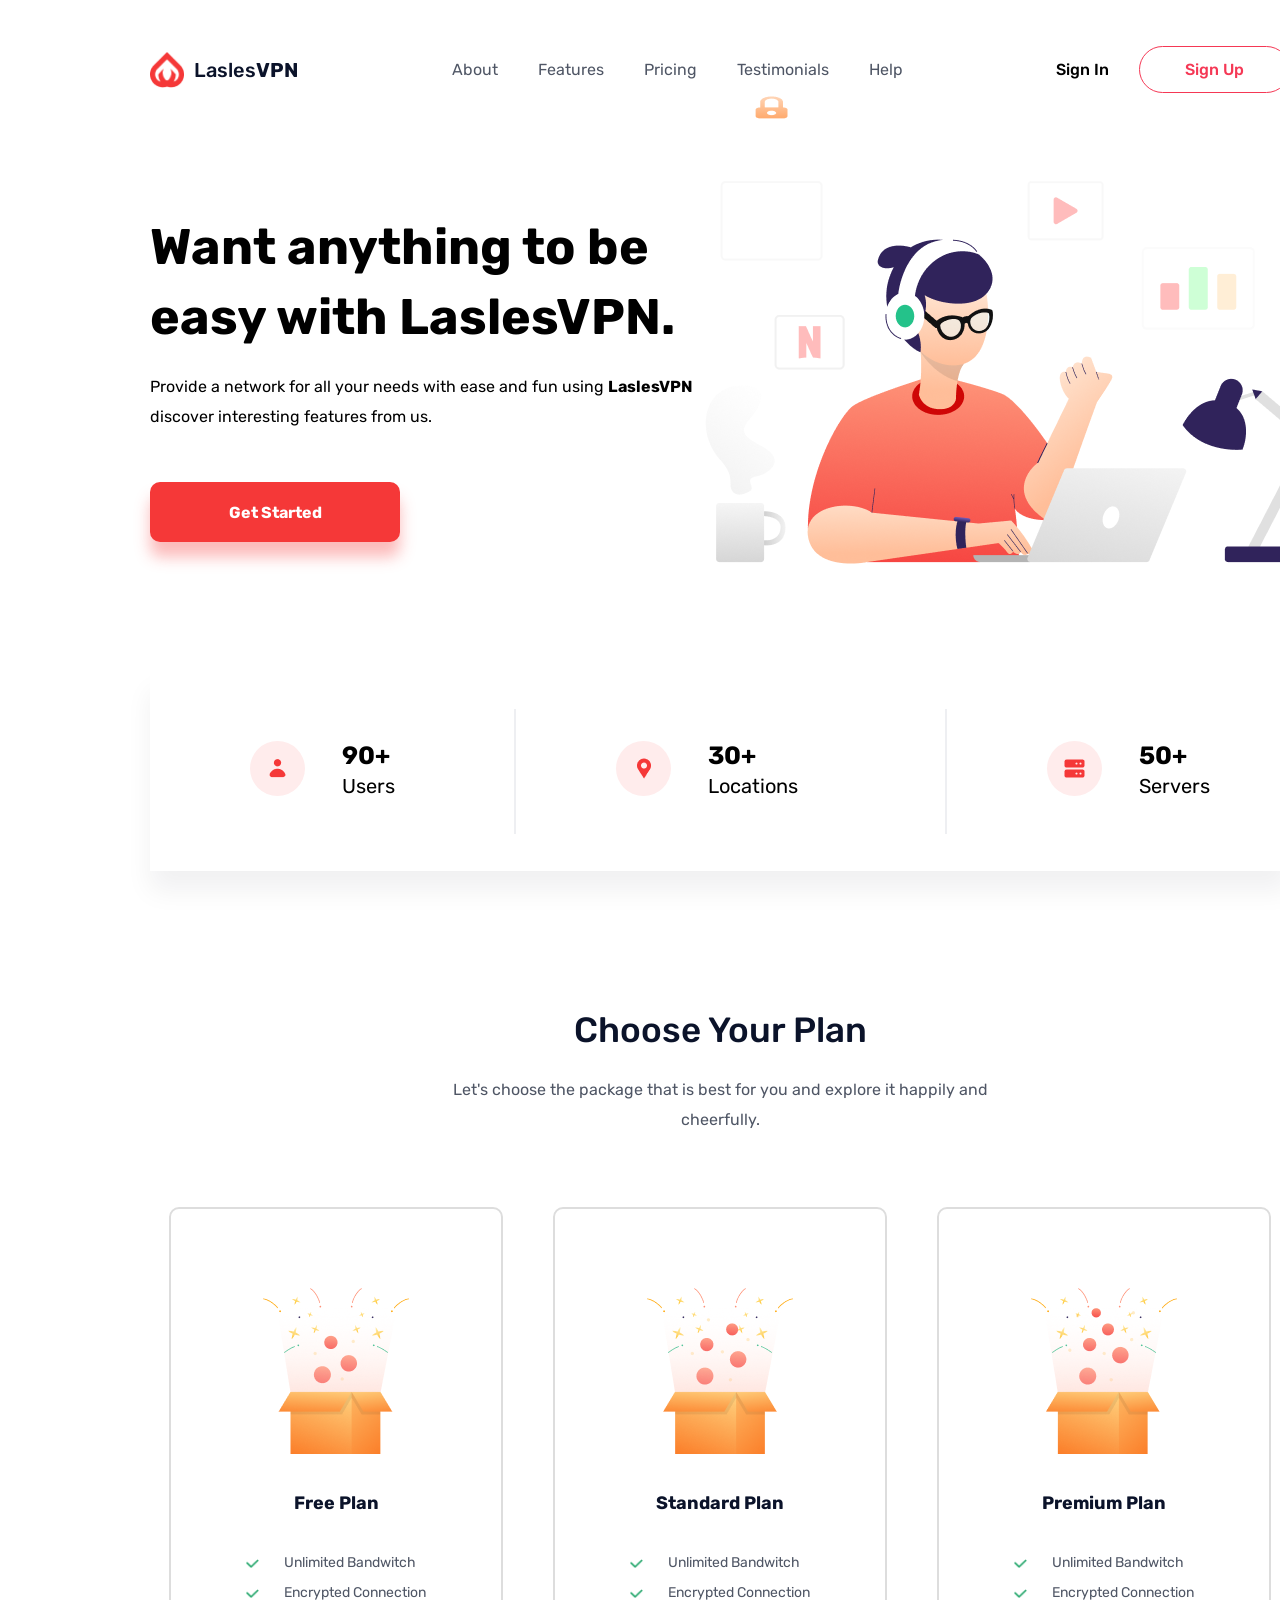
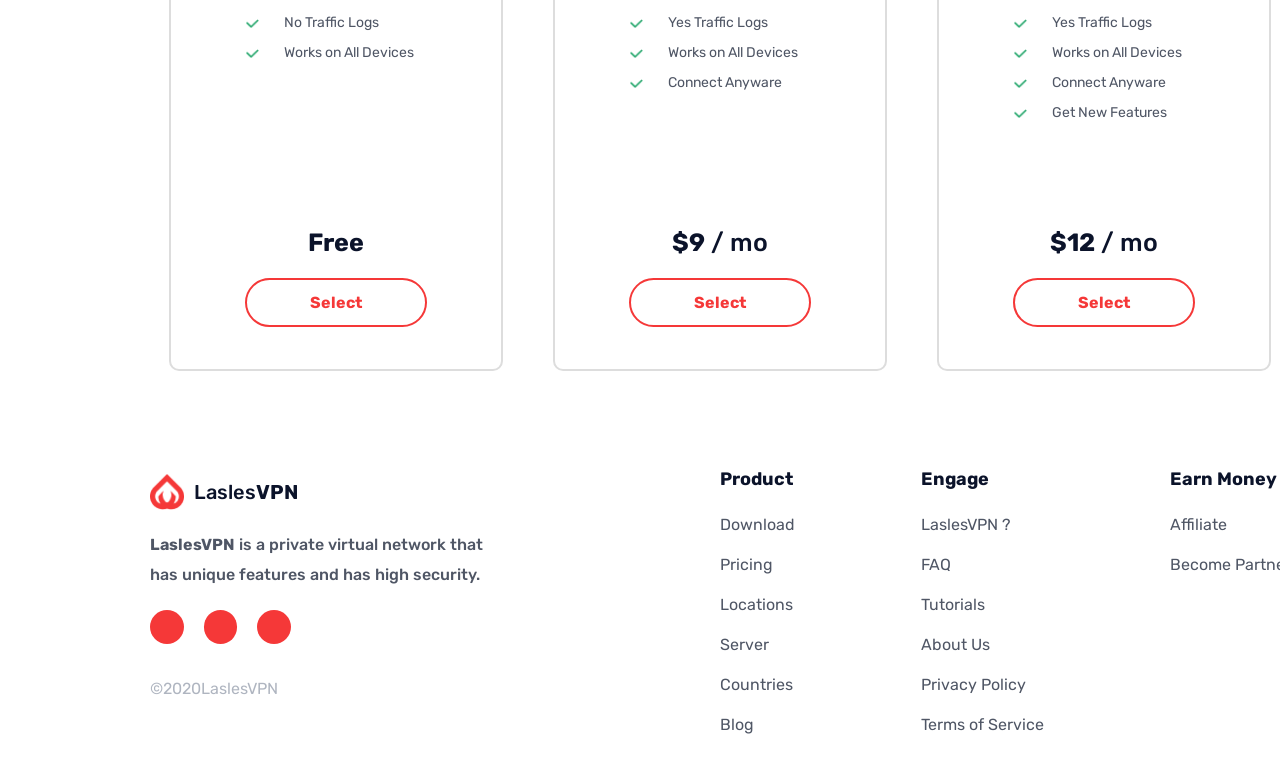
<file: lw3-main/lw3.1/index.html>
<!DOCTYPE html>
<html lang="en">

<head>
  <meta charset="UTF-8">
  <meta name="viewport" content="width=device-width, initial-scale=1.0">
  <title>Document</title>
  <link rel="stylesheet" href="style/style.css">
</head>

<body>
  <header class="header">
    <div class="header-logo">
      <img src="images/logo.png" alt="" class="logo__img">
      <div class="logo__text">Lasles<b>VPN</b></div>
    </div>
    <div class="header-menu">
      
      <a class="header-menu__item" href="#">About</a>
      <a class="header-menu__item" href="#">Features</a>
      <a class="header-menu__item" href="#">Pricing</a>
      <a class="header-menu__item" href="#">Testimonials</a>
      <a class="header-menu__item" href="#">Help</a>
    </div>
    <div class="header-account-menu">
      <div class="header-account-menu__item">Sign In</div>
      <div class="header-account-menu__item header-account-menu__item--color_red">Sign Up</div>
    </div>
  </header>
  <div class="hero">
    <div class="hero-left">
      <div class="hero-left__header">Want anything to be easy with <b>LaslesVPN.</b></div>
      <div class="hero-left__slogan">Provide a network for all your needs with ease and fun using <b>LaslesVPN</b> discover interesting features from us.</div>
      <div class="hero-left__btn">Get Started</div>
    </div>
    <div class="hero-right">
      <img src="images/main-title.png" alt="" class="hero-right__img"></img>
    </div>
  </div>
  <div class="company-info">
    <div class="company-info-item">
      <div class="company-info-item__img">
        <img src="images/ico1.png" alt=""></img>
      </div>
      <div class="company-info-item-text">
        <div class="company-info-item-text__header">90+</div>
        <div class="company-info-item-text__name">Users</div>
      </div>
    </div>
    <div class="company-info-item">
      <div class="company-info-item__img">
        <img src="images/ico2.png" alt=""></img>
      </div>
      <div class="company-info-item-text">
        <div class="company-info-item-text__header">30+</div>
        <div class="company-info-item-text__name">Locations</div>
      </div>
    </div>
    <div class="company-info-item">
      <div class="company-info-item__img">
        <img src="images/ico3.png" alt=""></img>
      </div>
      <div class="company-info-item-text">
        <div class="company-info-item-text__header">50+</div>
        <div class="company-info-item-text__name">Servers</div>
      </div>
    </div>
  </div>
  <div class="text-block">
    <div class="text-block__head">Choose Your Plan</div>
    <div class="text-block__slogan">Let's choose the package that is best for you and explore it happily and cheerfully.</div>
  </div>
  <div class="plan-menu">
    <div class="plan-menu-item">
      <div class="plan-menu-item-logo">
        <img src="images/plan-item1.png" alt="" class="plan-menu-item-logo__img">
        <div class="plan-menu-item-logo__text"><b>Free Plan</b></div>
      </div>
      <ul class="plan-menu-item-list">
        <li class="list-item">
          <img src="images/ico4.png" alt="" class="list-item__img">
          <div class="list-item__text">Unlimited Bandwitch</div>
        </li>
        <li class="list-item">
          <img src="images/ico4.png" alt="" class="list-item__img">
          <div class="list-item__text">Encrypted Connection</div>
        </li>
        <li class="list-item">
          <img src="images/ico4.png" alt="" class="list-item__img">
          <div class="list-item__text">No Traffic Logs</div>
        </li>
        <li class="list-item">
          <img src="images/ico4.png" alt="" class="list-item__img">
          <div class="list-item__text">Works on All Devices</div>
        </li>
      </ul>
      <div class="plan-menu-item__price"><b>Free</b></div>
      <div class="plan-menu-item__btn">Select</div>
    </div>
    <div class="plan-menu-item">
      <div class="plan-menu-item-logo">
        <img src="images/plan-item2.png" alt="" class="plan-menu-item-logo__img">
        <div class="plan-menu-item-logo__text"><b>Standard Plan</b></div>
      </div>
      <ul class="plan-menu-item-list">
        <li class="list-item">
          <img src="images/ico4.png" alt="" class="list-item__img">
          <div class="list-item__text">Unlimited Bandwitch</div>
        </li>
        <li class="list-item">
          <img src="images/ico4.png" alt="" class="list-item__img">
          <div class="list-item__text">Encrypted Connection</div>
        </li>
        <li class="list-item">
          <img src="images/ico4.png" alt="" class="list-item__img">
          <div class="list-item__text">Yes Traffic Logs</div>
        </li>
        <li class="list-item">
          <img src="images/ico4.png" alt="" class="list-item__img">
          <div class="list-item__text">Works on All Devices</div>
        </li>
        <li class="list-item">
          <img src="images/ico4.png" alt="" class="list-item__img">
          <div class="list-item__text">Connect Anyware</div>
        </li>
      </ul>
      <div class="plan-menu-item__price"><b>$9</b> / mo</div>
      <div class="plan-menu-item__btn">Select</div>
    </div>
    <div class="plan-menu-item">
      <div class="plan-menu-item-logo">
        <img src="images/plan-item3.png" alt="" class="plan-menu-item-logo__img">
        <div class="plan-menu-item-logo__text"><b>Premium Plan</b></div>
      </div>
      <ul class="plan-menu-item-list">
        <li class="list-item">
          <img src="images/ico4.png" alt="" class="list-item__img">
          <div class="list-item__text">Unlimited Bandwitch</div>
        </li>
        <li class="list-item">
          <img src="images/ico4.png" alt="" class="list-item__img">
          <div class="list-item__text">Encrypted Connection</div>
        </li>
        <li class="list-item">
          <img src="images/ico4.png" alt="" class="list-item__img">
          <div class="list-item__text">Yes Traffic Logs</div>
        </li>
        <li class="list-item">
          <img src="images/ico4.png" alt="" class="list-item__img">
          <div class="list-item__text">Works on All Devices</div>
        </li>
        <li class="list-item">
          <img src="images/ico4.png" alt="" class="list-item__img">
          <div class="list-item__text">Connect Anyware</div>
        </li>
        <li class="list-item">
          <img src="images/ico4.png" alt="" class="list-item__img">
          <div class="list-item__text">Get New Features</div>
        </li>
      </ul>
      <div class="plan-menu-item__price"><b>$12</b> / mo</div>
      <div class="plan-menu-item__btn">Select</div>
    </div>
  </div>
  <footer class="footer">
    <div class="footer-company-info">
      <div class="footer-company-info__logo">
        <img src="images/logo.png" alt="" class="logo__img">
        <div class="logo__text">Lasles<b>VPN</b></div>
      </div>
      <div class="footer-company-info__description"><b>LaslesVPN</b> is a private virtual network that has unique features and has high security.</div>
      <div class="footer-company-info-dots">
        <div class="dot"></div>
        <div class="dot"></div>
        <div class="dot"></div>
      </div>
      <div class="footer-company-info__copyright">©2020LaslesVPN</div>
    </div>
    <div class="footer-product">
      <div class="footer-product__header"><b>Product</b></div>
      <ul class="footer-product-list">
        <li class="footer-product-list__item"><a href="#">Download</a></li>
        <li class="footer-product-list__item"><a href="#">Pricing</a></li>
        <li class="footer-product-list__item"><a href="#">Locations</a></li>
        <li class="footer-product-list__item"><a href="#">Server</a></li>
        <li class="footer-product-list__item"><a href="#">Countries</a></li>
        <li class="footer-product-list__item"><a href="#">Blog</a></li>
        
      </ul>
    </div>
    <div class="footer-engage">
      <div class="footer-engage__header"><b>Engage</b></div>
      <ul class="footer-engage-list">
        <li class="footer-engage-list__item"><a href="#">LaslesVPN</a> ?</li>
        <li class="footer-engage-list__item"><a href="#">FAQ</a></li>
        <li class="footer-engage-list__item"><a href="#">Tutorials</a></li>
        <li class="footer-engage-list__item"><a href="#">About Us</a></li>
        <li class="footer-engage-list__item"><a href="#">Privacy Policy</a></li>
        <li class="footer-engage-list__item"><a href="#">Terms of Service</a></li>
      </ul>
    </div>
    <div class="footer-earn-money">
      <div class="footer-earn-money__header"><b>Earn Money</b></div>
      <ul class="footer-earn-money-list">
        <li class="footer-earn-money-list__item"><a href="#">Affiliate</a></li>
        <li class="footer-earn-money-list__item"><a href="#">Become Partner</a></li>
      </ul>
    </div>
  </footer>
</body>

</html>
</file>
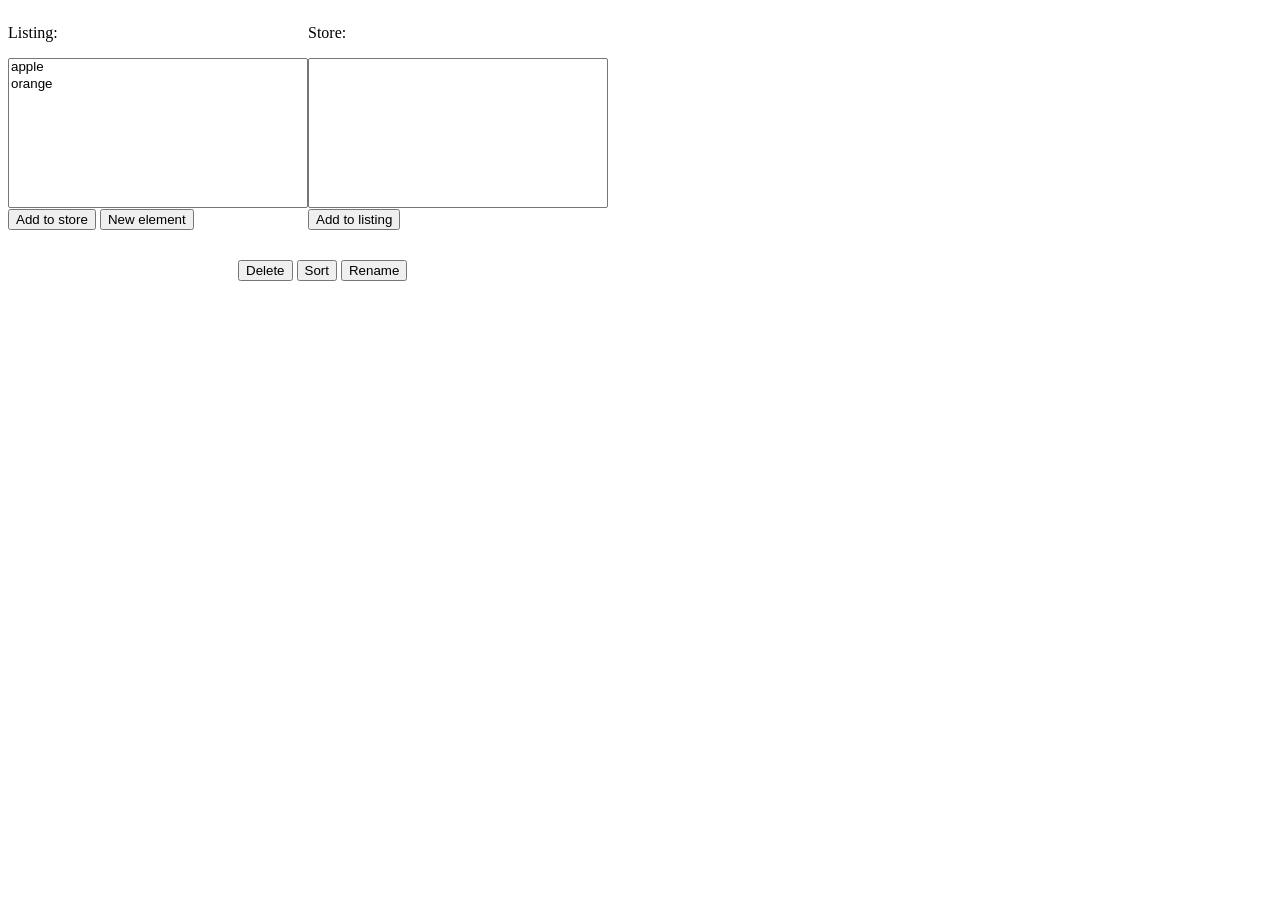
<file: lw3-main/lw3.2/index.html>
<!DOCTYPE html>
<html lang="en">

<head>
  <meta charset="UTF-8">
  <meta name="viewport" content="width=device-width, initial-scale=1.0">
  <title>Document</title>
  <link rel="stylesheet" href="style/style.css">
</head>

<body>
  <div class="app">
    <div class="listing-block">
      <p>Listing:</p>
      <select size="10" class="listing-select">
        <option>apple</option>
        <option>orange</option>
      </select>
      <br>
      <button id="add-store-button">
        Add to store
      </button>
      <button id="new-element-button">
        New element
      </button>
    </div>
    <div class="store-block">
      <p>Store:</p>
      <select size="10" class="store-select">
      </select>
      <br>
      <button id="add-listing-button">
        Add to listing
      </button>
    </div>
  </div>
  <button id="delete-button">
    Delete
  </button>
  <button id="sort-button">
    Sort
  </button>
  <button id="rename-button">
    Rename
  </button>
  <script src="script/script.js"></script>
</body>

</html>
</file>
<file: lw3-main/lw3.1/style/style.css>
@font-face {
  font-family: "Rubik";
  src: url("../fonts/Rubik-VariableFont_wght.ttf");
}

body {
  width: 1440px;
  margin-left: auto;
  margin-right: auto;
}

.header {
  width: 1140px;
  margin: 45.62px auto 0 auto;
  display: flex;
  flex-direction: row;
  justify-content: space-between;
}

.header-logo {
  margin-top: 6.12px;
  height: 36.23px;
  display: flex;
  flex-direction: row;
}

.logo__text {
  font-family: Rubik;
  font-style: normal;
  font-weight: 500;
  font-size: 20px;
  line-height: 24px;
  margin-top: 6.12px;
  margin-left: 10px;
  color: #0b132a;
}

.header-menu {
  display: flex;
  flex-direction: row;
}

.header-account-menu {
  display: flex;
  flex-direction: row;
}

.header-menu__item {
  font-family: Rubik;
  font-style: normal;
  font-weight: normal;
  font-size: 16px;
  line-height: 19px;
  margin-right: 40px;
  margin-top: 14px;
  text-decoration: none;
}
a:-webkit-any-link {
  color: -webkit-link;
  cursor: pointer;
  color: #4f5665;
}
.header-menu__item:hover {
  cursor: pointer;
}

.header-menu__item:last-child {
  margin-right: 0;
}

.header-account-menu__item {
  font-family: Rubik;
  font-style: normal;
  font-weight: 500;
  font-size: 16px;
  line-height: 19px;
  margin-top: 14px;
}

.header-account-menu__item:hover {
  cursor: pointer;
}

.header-account-menu__item:last-child:hover {
  background: #f53855;
  color: #fff;
  transition-duration: 0.5s;
}

.header-account-menu__item:last-child {
  margin-left: 30px;
  margin-top: 0px;
  padding: 13px 45px;
  border: 1px solid #f53855;
  border-radius: 50px;
  transition-duration: 0.5s;
}

.header-account-menu__item--color_red {
  color: #f53855;
}

.hero {
  display: flex;
  flex-direction: row;
  margin-left: 150px;
  margin-top: 3.84px;
}

.hero-left {
  width: 555px;
  margin-top: 116px;
}

.hero-left__header {
  font-family: Rubik;
  font-style: normal;
  font-weight: 700;
  font-size: 50px;
  line-height: 70px;
}

.hero-left__slogan {
  font-family: Rubik;
  font-style: normal;
  font-weight: normal;
  font-size: 16px;
  line-height: 30px;
  margin-top: 20px;
}

.hero-left__btn {
  width: 250px;
  height: 60px;
  margin-top: 50px;
  background: #f53838;
  border-radius: 10px;
  font-family: Rubik;
  font-style: normal;
  font-weight: bold;
  font-size: 16px;
  line-height: 25px;
  color: #ffffff;
  display: flex;
  flex-flow: wrap;
  align-content: center;
  justify-content: center;
  box-shadow: 0 15px 15px rgba(245, 56, 56, 0.35);
  transition-duration: 0.5s;
}

.hero-left__btn:hover {
  cursor: pointer;
  box-shadow: none;
  transition-duration: 0.5s;
}

.company-info {
  margin-top: 103px;
  margin-left: 150px;
  width: 1140px;
  height: 200px;
  display: flex;
  flex-flow: wrap;
  align-content: center;
  flex-direction: row;
  justify-content: space-between;
  box-shadow: 0 20px 25px rgba(13, 16, 37, 0.06);
}

.company-info-item {
  display: flex;
  flex-direction: row;
  flex-flow: wrap;
  align-content: center;
  width: 429px;
  height: 125.57px;
  border-right: 2px solid #eeeff2;
}

.company-info-item:first-child {
  width: 364px;
}

.company-info-item:last-child {
  width: 343px;
  border-right: none;
}

.company-info-item__img {
  height: 55px;
  width: 55px;
  background: #ffecec;
  border-radius: 70px;
  display: flex;
  flex-flow: wrap;
  align-content: center;
  justify-content: center;
  margin-left: 100px;
}

.company-info-item-text {
  margin-left: 36.5px;
}

.company-info-item-text__header {
  font-family: Rubik;
  font-style: normal;
  font-weight: bold;
  font-size: 25px;
  line-height: 30px;
}

.company-info-item-text__name {
  font-family: Rubik;
  font-style: normal;
  font-weight: normal;
  font-size: 20px;
  line-height: 30px;
}

.text-block__head {
  font-family: Rubik;
  font-style: normal;
  font-weight: 500;
  font-size: 35px;
  line-height: 50px;
  text-align: center;
  color: #0b132a;
  margin-top: 133.5px;
}

.text-block__slogan {
  font-family: Rubik;
  font-style: normal;
  font-weight: normal;
  font-size: 16px;
  line-height: 30px;
  text-align: center;
  color: #4f5665;
  width: 555px;
  margin: 0 auto;
  margin-top: 20px;
}

.plan-menu {
  width: 1140px;
  margin-left: 150px;
  margin-top: 72px;
  display: flex;
  flex-direction: row;
  flex-flow: wrap;
  align-content: center;
  justify-content: center;
}

.plan-menu-item {
  width: 330px;
  height: 760px;
  border: 2px solid #dddddd;
  border-radius: 10px;
  margin-right: 50px;
  display: flex;
  flex-direction: column;
  transition-duration: 0.5s;
}

.plan-menu-item:hover {
  border: 2px solid #f53838;
  transition-duration: 0.5s;
}

.plan-menu-item:last-child {
  margin-right: 0;
}

.plan-menu-item-logo {
  margin: 0 auto;
  margin-top: 79.3px;
}

.plan-menu-item-logo__text {
  margin-top: 30px;
  font-family: Rubik;
  font-style: normal;
  font-weight: 500;
  font-size: 18px;
  line-height: 30px;
  text-align: center;
  color: #0b132a;
}

.plan-menu-item-list {
  margin: 0 auto;
  margin-top: 30px;
  padding: 0px;
  height: 230px;
}

.list-item {
  display: flex;
  flex-direction: row;
}

.list-item__img {
  margin: auto 0;
  margin-right: 25.61px;
  height: 9.07px;
  width: 13.33px;
}

.list-item__text {
  font-family: Rubik;
  font-style: normal;
  font-weight: normal;
  font-size: 14px;
  line-height: 30px;
  color: #4f5665;
}

.plan-menu-item__price {
  margin: 0 auto;
  margin-top: 50px;
  font-family: Rubik;
  font-style: normal;
  font-weight: 500;
  font-size: 25px;
  line-height: 30px;
  text-align: center;
  color: #0b132a;
}

.plan-menu-item__btn {
  margin: 0 auto;
  margin-top: 20px;
  width: 177.88px;
  height: 45px;
  border: 2px solid #f53838;
  border-radius: 50px;
  display: flex;
  flex-flow: wrap;
  align-content: center;
  justify-content: center;
  font-family: Rubik;
  font-style: normal;
  font-weight: bold;
  font-size: 16px;
  line-height: 19px;
  color: #f53838;
  transition-duration: 0.5s;
  cursor: pointer;
}

.plan-menu-item:hover > .plan-menu-item__btn {
  background: #f53838;
  color: #ffffff;
  transition-duration: 0.5s;
}

.footer {
  margin-top: 97px;
  margin-left: 150px;
  display: flex;
  flex-direction: row;
}

.footer-company-info__logo {
  margin-top: 6.12px;
  height: 36.23px;
  display: flex;
  flex-direction: row;
}

.footer-company-info__description {
  font-family: Rubik;
  font-style: normal;
  font-weight: 500;
  font-size: 16px;
  line-height: 30px;
  color: #4f5665;
  margin-top: 20px;
  width: 340px;
}

.footer-company-info-dots {
  display: flex;
  flex-direction: row;
  margin-top: 20px;
}

.dot {
  background: #f53838;
  height: 33.6px;
  width: 33.6px;
  border-radius: 70%;
  margin-right: 20px;
}

.dot:last-child {
  margin-right: 0;
}

.footer-company-info__copyright {
  font-family: Rubik;
  font-style: normal;
  font-weight: normal;
  font-size: 16px;
  line-height: 30px;
  color: #afb5c0;
  margin-top: 30px;
}

.footer-product {
  margin-left: 230px;
}

.footer-engage {
  margin-left: 126px;
}

.footer-earn-money {
  margin-left: 126px;
}

.footer-product__header {
  font-family: Rubik;
  font-style: normal;
  font-weight: 500;
  font-size: 18px;
  color: #0b132a;
}
.footer-earn-money__header {
  font-family: Rubik;
  font-style: normal;
  font-weight: 500;
  font-size: 18px;
  color: #0b132a;
}
.footer-engage__header {
  font-family: Rubik;
  font-style: normal;
  font-weight: 500;
  font-size: 18px;
  color: #0b132a;
}
.footer-engage-list {
  margin-top: 20px;
  padding: 0;
}

.footer-engage-list__item {
  margin-bottom: 10px;
  font-family: Rubik;
  font-style: normal;
  font-weight: normal;
  font-size: 16px;
  line-height: 30px;
  color: #4f5665;
  list-style-type: none;
  cursor: pointer;
}
.footer-engage-list__item a {
  text-decoration: none;
  color: #4f5665;
}
.footer-earn-money-list {
  margin-top: 20px;
  padding: 0;
}

.footer-earn-money-list__item {
  margin-bottom: 10px;
  font-family: Rubik;
  font-style: normal;
  font-weight: normal;
  font-size: 16px;
  line-height: 30px;
  color: #4f5665;
  list-style-type: none;
  cursor: pointer;
}
.footer-earn-money-list__item a {
  text-decoration: none;
  color: #4f5665;
}
.footer-product-list {
  margin-top: 20px;
  padding: 0;
}

.footer-product-list__item {
  margin-bottom: 10px;
  font-family: Rubik;
  font-style: normal;
  font-weight: normal;
  font-size: 16px;
  line-height: 30px;
  color: #4f5665;
  list-style-type: none;
  cursor: pointer;
}
.footer-product-list__item a {
  text-decoration: none;
  color: #4f5665;
}
</file>
<file: lw3-main/lw3.2/style/style.css>
.app {
  display: flex;
  flex-direction: row;
}

.listing-block select,
.store-block select {
  width: 300px;
  height: 150px;
}

#delete-button {
  margin-top: 30px;
  margin-left: 230px;
}
</file>
